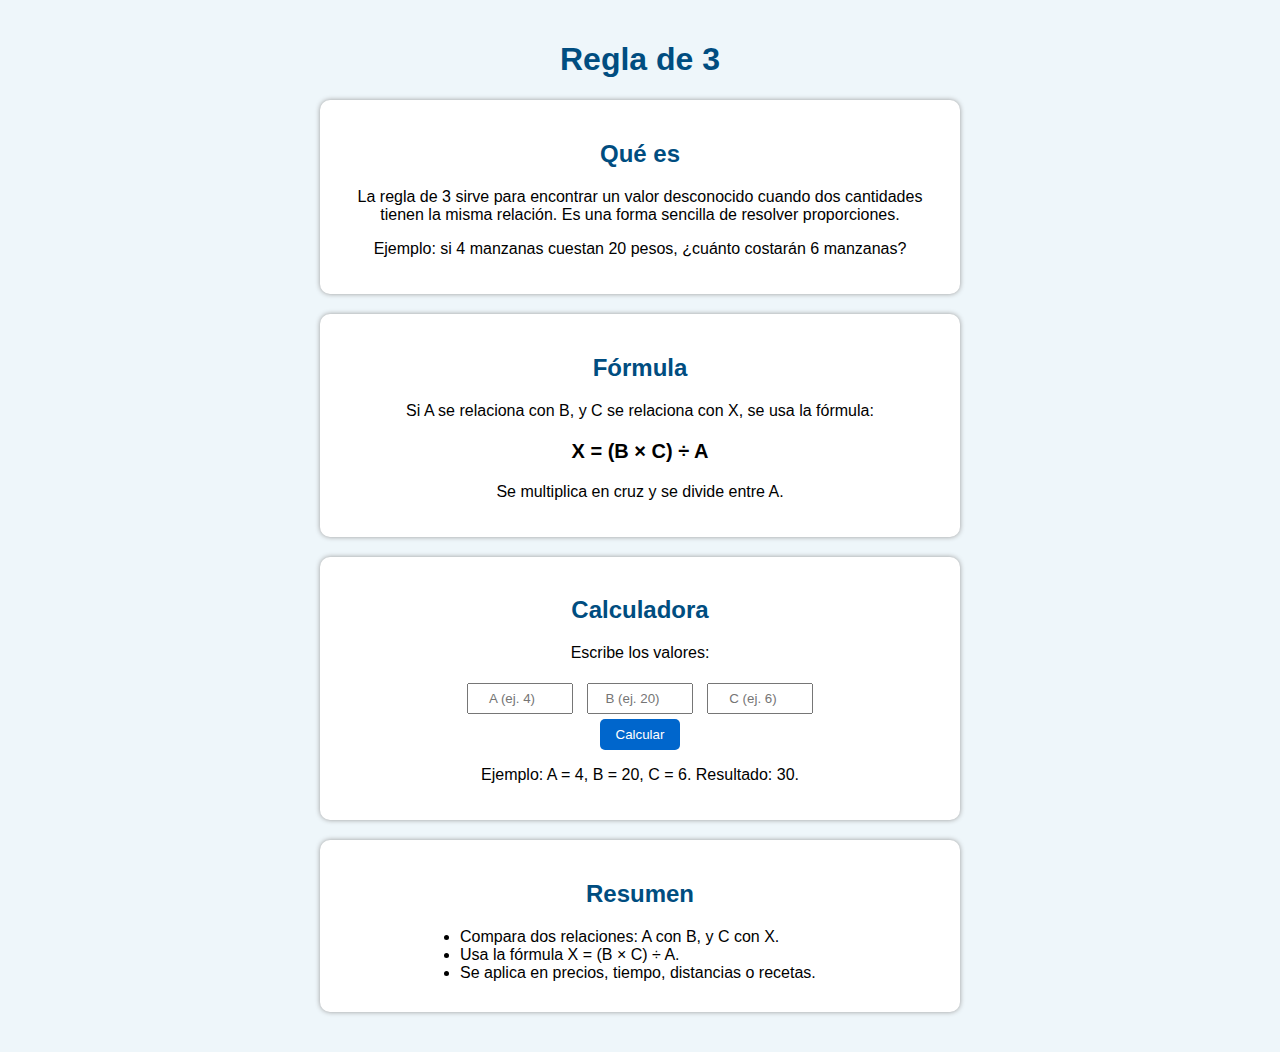
<file: index.html>
<!DOCTYPE html>
<html lang="es">
<head>
<meta charset="UTF-8">
<title>Regla de 3</title>
<style>
  body {
    font-family: Arial, sans-serif;
    background-color: #eef6fa;
    text-align: center;
    margin: 0;
    padding: 20px;
  }
  h1 {
    color: #004d80;
  }
  .card {
    background: white;
    border-radius: 10px;
    box-shadow: 0 0 5px #999;
    padding: 20px;
    margin: 20px auto;
    max-width: 600px;
  }
  h2 {
    color: #004d80;
  }
  button {
    background-color: #0066cc;
    color: white;
    border: none;
    padding: 8px 16px;
    border-radius: 5px;
    cursor: pointer;
  }
  button:hover {
    background-color: #004d99;
  }
  input {
    width: 90px;
    padding: 6px;
    margin: 5px;
    text-align: center;
  }
  .resultado {
    margin-top: 15px;
    font-weight: bold;
    color: #222;
    font-size: 17px;
  }
  ul {
    text-align: left;
    margin: 10px auto;
    max-width: 400px;
  }
</style>
</head>
<body>

<h1>Regla de 3</h1>

<div class="card">
  <h2>Qué es</h2>
  <p>La regla de 3 sirve para encontrar un valor desconocido cuando dos cantidades tienen la misma relación. Es una forma sencilla de resolver proporciones.</p>
  <p>Ejemplo: si 4 manzanas cuestan 20 pesos, ¿cuánto costarán 6 manzanas?</p>
</div>

<div class="card">
  <h2>Fórmula</h2>
  <p>Si A se relaciona con B, y C se relaciona con X, se usa la fórmula:</p>
  <p style="font-size: 20px;"><b>X = (B × C) ÷ A</b></p>
  <p>Se multiplica en cruz y se divide entre A.</p>
</div>

<div class="card">
  <h2>Calculadora</h2>
  <p>Escribe los valores:</p>
  <input type="number" id="A" placeholder="A (ej. 4)">
  <input type="number" id="B" placeholder="B (ej. 20)">
  <input type="number" id="C" placeholder="C (ej. 6)">
  <br>
  <button onclick="calcular()">Calcular</button>
  <div class="resultado" id="resultado"></div>
  <p>Ejemplo: A = 4, B = 20, C = 6. Resultado: 30.</p>
</div>

<div class="card">
  <h2>Resumen</h2>
  <ul>
    <li>Compara dos relaciones: A con B, y C con X.</li>
    <li>Usa la fórmula X = (B × C) ÷ A.</li>
    <li>Se aplica en precios, tiempo, distancias o recetas.</li>
  </ul>
</div>

<script>
function calcular() {
  let A = parseFloat(document.getElementById('A').value);
  let B = parseFloat(document.getElementById('B').value);
  let C = parseFloat(document.getElementById('C').value);
  
  if (isNaN(A) || isNaN(B) || isNaN(C) || A === 0) {
    document.getElementById('resultado').innerText = "Por favor escribe bien los tres valores.";
  } else {
    let X = (B * C) / A;
    document.getElementById('resultado').innerText = "El valor de X es: " + X.toFixed(2);
  }
}
</script>

</body>
</html>
</file>
